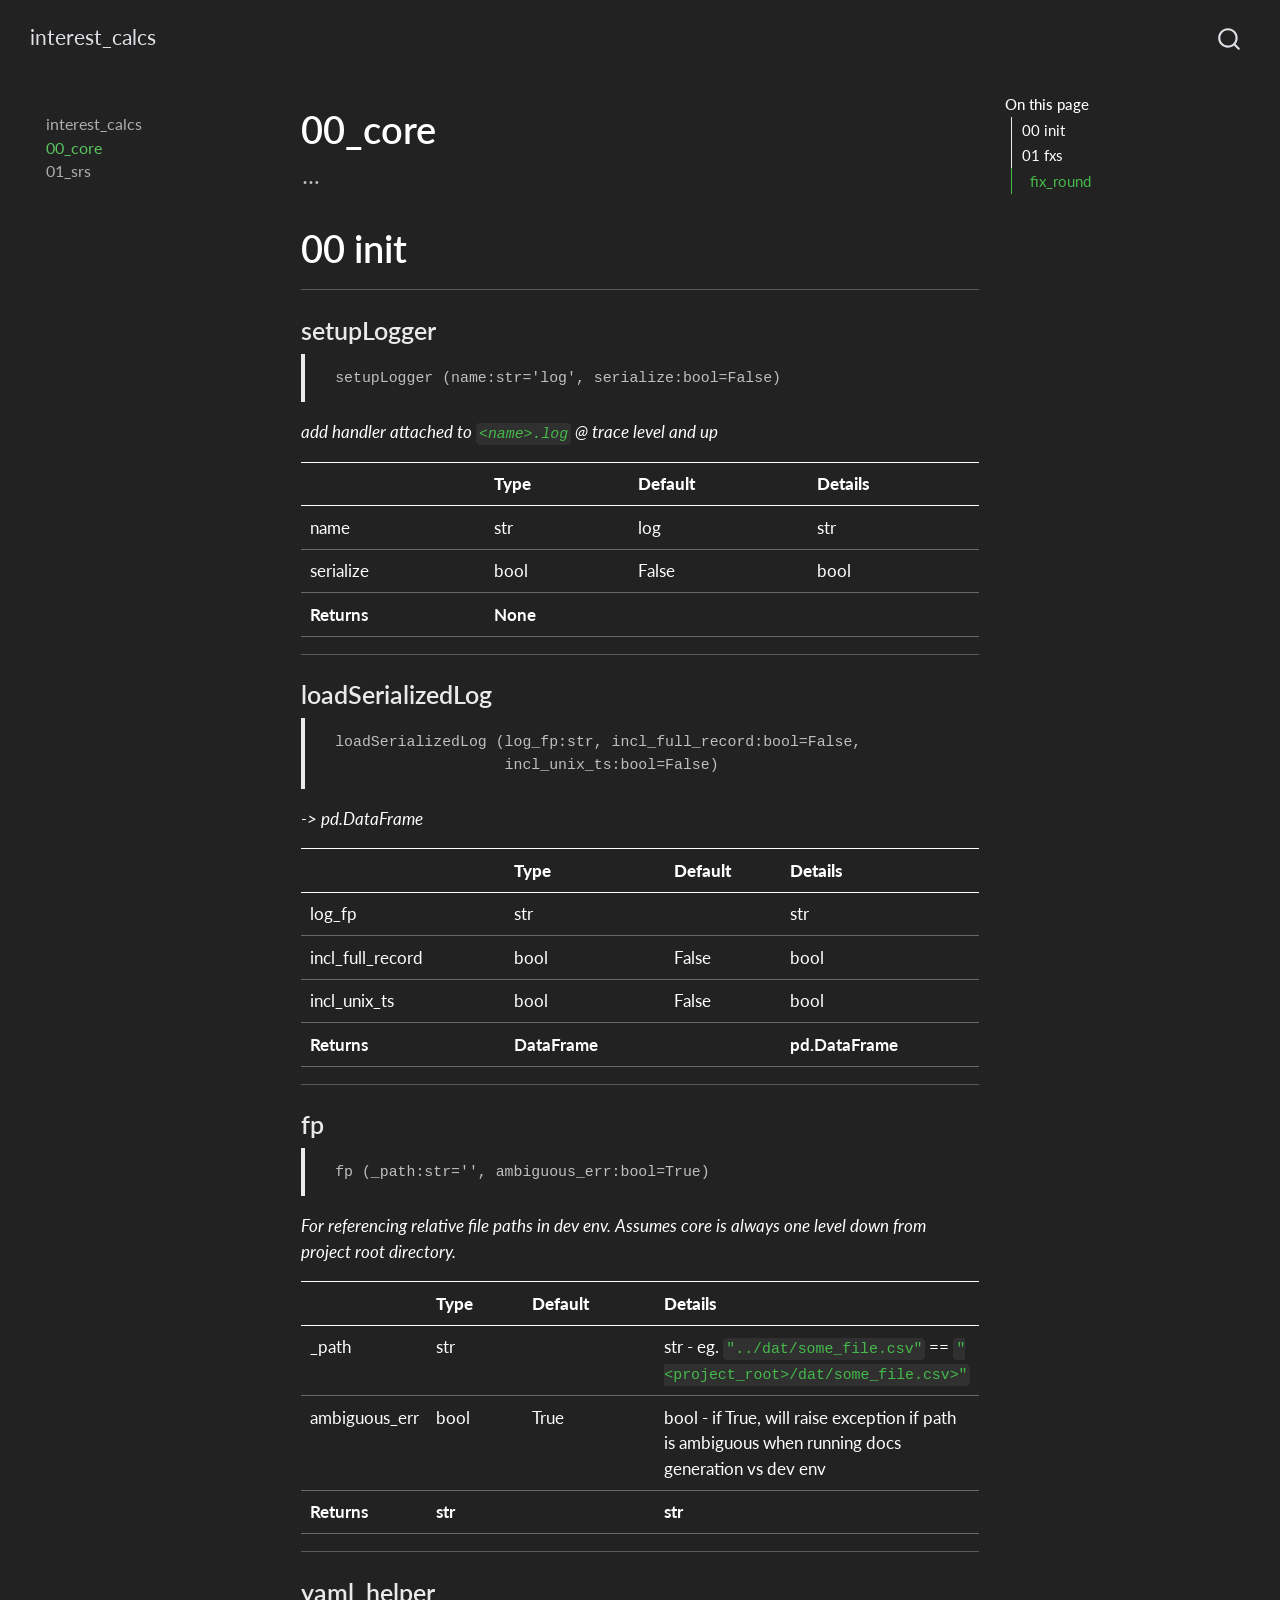
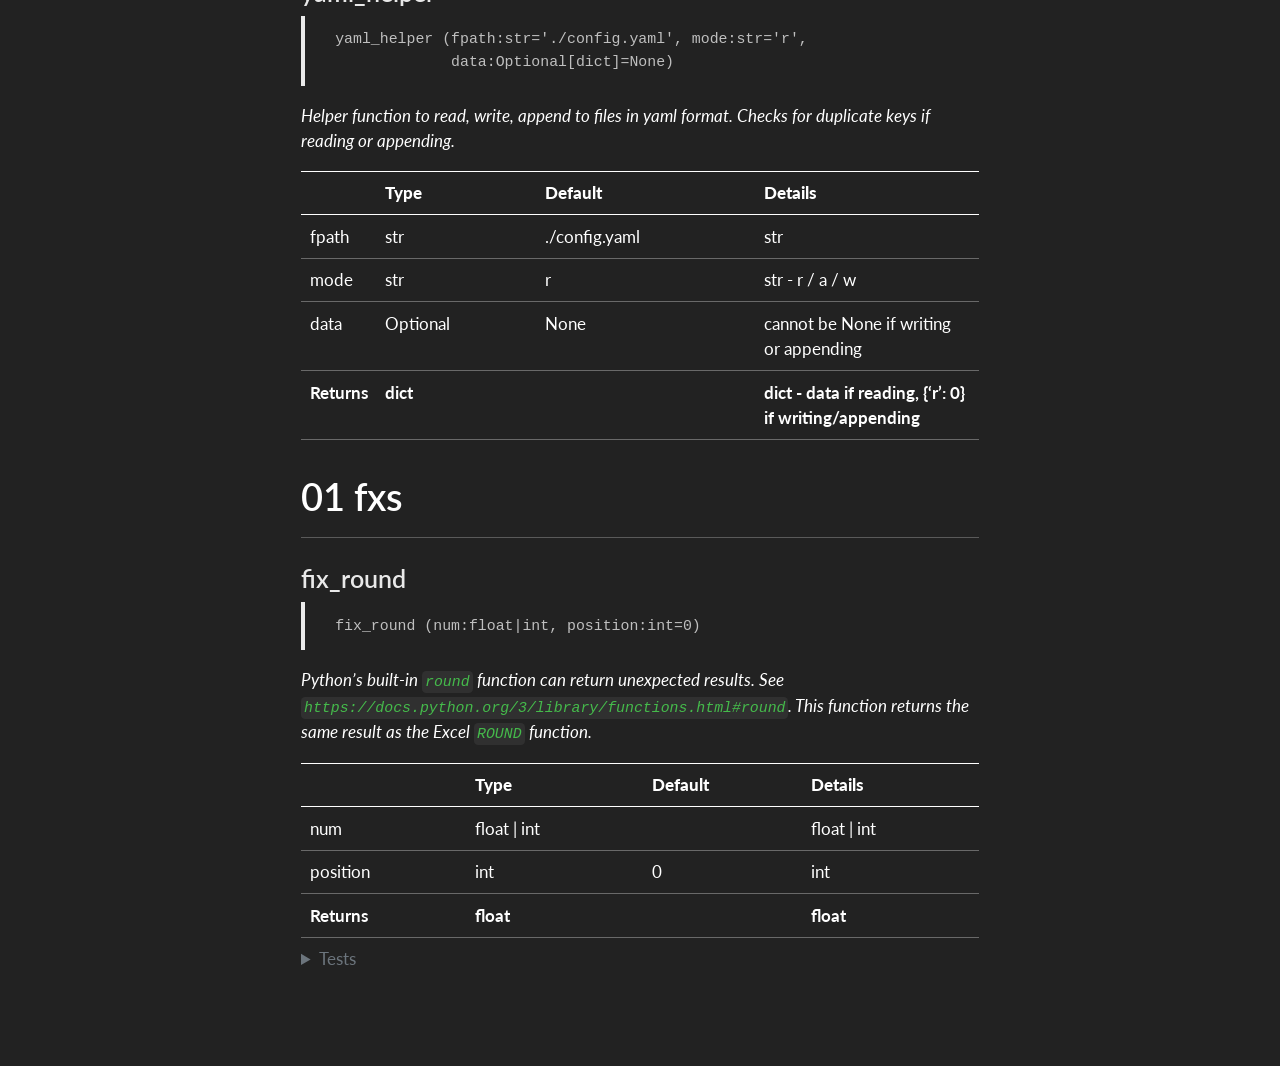
<file: docs/core.html>
<!DOCTYPE html>
<html xmlns="http://www.w3.org/1999/xhtml" lang="en" xml:lang="en"><head>

<meta charset="utf-8">
<meta name="generator" content="quarto-1.5.56">

<meta name="viewport" content="width=device-width, initial-scale=1.0, user-scalable=yes">

<meta name="description" content="…">

<title>00_core – interest_calcs</title>
<style>
code{white-space: pre-wrap;}
span.smallcaps{font-variant: small-caps;}
div.columns{display: flex; gap: min(4vw, 1.5em);}
div.column{flex: auto; overflow-x: auto;}
div.hanging-indent{margin-left: 1.5em; text-indent: -1.5em;}
ul.task-list{list-style: none;}
ul.task-list li input[type="checkbox"] {
  width: 0.8em;
  margin: 0 0.8em 0.2em -1em; /* quarto-specific, see https://github.com/quarto-dev/quarto-cli/issues/4556 */ 
  vertical-align: middle;
}
/* CSS for syntax highlighting */
pre > code.sourceCode { white-space: pre; position: relative; }
pre > code.sourceCode > span { line-height: 1.25; }
pre > code.sourceCode > span:empty { height: 1.2em; }
.sourceCode { overflow: visible; }
code.sourceCode > span { color: inherit; text-decoration: inherit; }
div.sourceCode { margin: 1em 0; }
pre.sourceCode { margin: 0; }
@media screen {
div.sourceCode { overflow: auto; }
}
@media print {
pre > code.sourceCode { white-space: pre-wrap; }
pre > code.sourceCode > span { display: inline-block; text-indent: -5em; padding-left: 5em; }
}
pre.numberSource code
  { counter-reset: source-line 0; }
pre.numberSource code > span
  { position: relative; left: -4em; counter-increment: source-line; }
pre.numberSource code > span > a:first-child::before
  { content: counter(source-line);
    position: relative; left: -1em; text-align: right; vertical-align: baseline;
    border: none; display: inline-block;
    -webkit-touch-callout: none; -webkit-user-select: none;
    -khtml-user-select: none; -moz-user-select: none;
    -ms-user-select: none; user-select: none;
    padding: 0 4px; width: 4em;
  }
pre.numberSource { margin-left: 3em;  padding-left: 4px; }
div.sourceCode
  {   }
@media screen {
pre > code.sourceCode > span > a:first-child::before { text-decoration: underline; }
}
</style>


<script src="site_libs/quarto-nav/quarto-nav.js"></script>
<script src="site_libs/quarto-nav/headroom.min.js"></script>
<script src="site_libs/clipboard/clipboard.min.js"></script>
<script src="site_libs/quarto-search/autocomplete.umd.js"></script>
<script src="site_libs/quarto-search/fuse.min.js"></script>
<script src="site_libs/quarto-search/quarto-search.js"></script>
<meta name="quarto:offset" content="./">
<script src="site_libs/quarto-html/quarto.js"></script>
<script src="site_libs/quarto-html/popper.min.js"></script>
<script src="site_libs/quarto-html/tippy.umd.min.js"></script>
<script src="site_libs/quarto-html/anchor.min.js"></script>
<link href="site_libs/quarto-html/tippy.css" rel="stylesheet">
<link href="site_libs/quarto-html/quarto-syntax-highlighting-dark.css" rel="stylesheet" id="quarto-text-highlighting-styles">
<script src="site_libs/bootstrap/bootstrap.min.js"></script>
<link href="site_libs/bootstrap/bootstrap-icons.css" rel="stylesheet">
<link href="site_libs/bootstrap/bootstrap.min.css" rel="stylesheet" id="quarto-bootstrap" data-mode="dark">
<script id="quarto-search-options" type="application/json">{
  "location": "navbar",
  "copy-button": false,
  "collapse-after": 3,
  "panel-placement": "end",
  "type": "overlay",
  "limit": 50,
  "keyboard-shortcut": [
    "f",
    "/",
    "s"
  ],
  "show-item-context": false,
  "language": {
    "search-no-results-text": "No results",
    "search-matching-documents-text": "matching documents",
    "search-copy-link-title": "Copy link to search",
    "search-hide-matches-text": "Hide additional matches",
    "search-more-match-text": "more match in this document",
    "search-more-matches-text": "more matches in this document",
    "search-clear-button-title": "Clear",
    "search-text-placeholder": "",
    "search-detached-cancel-button-title": "Cancel",
    "search-submit-button-title": "Submit",
    "search-label": "Search"
  }
}</script>


<link rel="stylesheet" href="styles.css">
<meta property="og:title" content="00_core – interest_calcs">
<meta property="og:description" content="…">
<meta property="og:site_name" content="interest_calcs">
<meta name="twitter:title" content="00_core – interest_calcs">
<meta name="twitter:description" content="…">
<meta name="twitter:card" content="summary">
</head>

<body class="nav-sidebar floating nav-fixed">

<div id="quarto-search-results"></div>
  <header id="quarto-header" class="headroom fixed-top">
    <nav class="navbar navbar-expand-lg " data-bs-theme="dark">
      <div class="navbar-container container-fluid">
      <div class="navbar-brand-container mx-auto">
    <a class="navbar-brand" href="./index.html">
    <span class="navbar-title">interest_calcs</span>
    </a>
  </div>
        <div class="quarto-navbar-tools tools-end">
</div>
          <div id="quarto-search" class="" title="Search"></div>
      </div> <!-- /container-fluid -->
    </nav>
  <nav class="quarto-secondary-nav">
    <div class="container-fluid d-flex">
      <button type="button" class="quarto-btn-toggle btn" data-bs-toggle="collapse" role="button" data-bs-target=".quarto-sidebar-collapse-item" aria-controls="quarto-sidebar" aria-expanded="false" aria-label="Toggle sidebar navigation" onclick="if (window.quartoToggleHeadroom) { window.quartoToggleHeadroom(); }">
        <i class="bi bi-layout-text-sidebar-reverse"></i>
      </button>
        <nav class="quarto-page-breadcrumbs" aria-label="breadcrumb"><ol class="breadcrumb"><li class="breadcrumb-item"><a href="./core.html">00_core</a></li></ol></nav>
        <a class="flex-grow-1" role="navigation" data-bs-toggle="collapse" data-bs-target=".quarto-sidebar-collapse-item" aria-controls="quarto-sidebar" aria-expanded="false" aria-label="Toggle sidebar navigation" onclick="if (window.quartoToggleHeadroom) { window.quartoToggleHeadroom(); }">      
        </a>
    </div>
  </nav>
</header>
<!-- content -->
<div id="quarto-content" class="quarto-container page-columns page-rows-contents page-layout-article page-navbar">
<!-- sidebar -->
  <nav id="quarto-sidebar" class="sidebar collapse collapse-horizontal quarto-sidebar-collapse-item sidebar-navigation floating overflow-auto">
    <div class="sidebar-menu-container"> 
    <ul class="list-unstyled mt-1">
        <li class="sidebar-item">
  <div class="sidebar-item-container"> 
  <a href="./index.html" class="sidebar-item-text sidebar-link">
 <span class="menu-text">interest_calcs</span></a>
  </div>
</li>
        <li class="sidebar-item">
  <div class="sidebar-item-container"> 
  <a href="./core.html" class="sidebar-item-text sidebar-link active">
 <span class="menu-text">00_core</span></a>
  </div>
</li>
        <li class="sidebar-item">
  <div class="sidebar-item-container"> 
  <a href="./srs.html" class="sidebar-item-text sidebar-link">
 <span class="menu-text">01_srs</span></a>
  </div>
</li>
    </ul>
    </div>
</nav>
<div id="quarto-sidebar-glass" class="quarto-sidebar-collapse-item" data-bs-toggle="collapse" data-bs-target=".quarto-sidebar-collapse-item"></div>
<!-- margin-sidebar -->
    <div id="quarto-margin-sidebar" class="sidebar margin-sidebar">
        <nav id="TOC" role="doc-toc" class="toc-active">
    <h2 id="toc-title">On this page</h2>
   
  <ul>
  <li><a href="#init" id="toc-init" class="nav-link active" data-scroll-target="#init">00 init</a>
  <ul class="collapse">
  <li><a href="#setuplogger" id="toc-setuplogger" class="nav-link" data-scroll-target="#setuplogger">setupLogger</a></li>
  <li><a href="#loadserializedlog" id="toc-loadserializedlog" class="nav-link" data-scroll-target="#loadserializedlog">loadSerializedLog</a></li>
  <li><a href="#fp" id="toc-fp" class="nav-link" data-scroll-target="#fp">fp</a></li>
  <li><a href="#yaml_helper" id="toc-yaml_helper" class="nav-link" data-scroll-target="#yaml_helper">yaml_helper</a></li>
  </ul></li>
  <li><a href="#fxs" id="toc-fxs" class="nav-link" data-scroll-target="#fxs">01 fxs</a>
  <ul class="collapse">
  <li><a href="#fix_round" id="toc-fix_round" class="nav-link" data-scroll-target="#fix_round">fix_round</a></li>
  </ul></li>
  </ul>
</nav>
    </div>
<!-- main -->
<main class="content" id="quarto-document-content">

<header id="title-block-header" class="quarto-title-block default">
<div class="quarto-title">
<h1 class="title">00_core</h1>
</div>

<div>
  <div class="description">
    …
  </div>
</div>


<div class="quarto-title-meta">

    
  
    
  </div>
  


</header>


<!-- ... -->
<section id="init" class="level1">
<h1>00 init</h1>
<hr>
<section id="setuplogger" class="level3">
<h3 class="anchored" data-anchor-id="setuplogger">setupLogger</h3>
<blockquote class="blockquote">
<pre><code> setupLogger (name:str='log', serialize:bool=False)</code></pre>
</blockquote>
<p><em>add handler attached to <code>&lt;name&gt;.log</code> @ trace level and up</em></p>
<table class="caption-top table">
<thead>
<tr class="header">
<th></th>
<th><strong>Type</strong></th>
<th><strong>Default</strong></th>
<th><strong>Details</strong></th>
</tr>
</thead>
<tbody>
<tr class="odd">
<td>name</td>
<td>str</td>
<td>log</td>
<td>str</td>
</tr>
<tr class="even">
<td>serialize</td>
<td>bool</td>
<td>False</td>
<td>bool</td>
</tr>
<tr class="odd">
<td><strong>Returns</strong></td>
<td><strong>None</strong></td>
<td></td>
<td></td>
</tr>
</tbody>
</table>
<hr>
</section>
<section id="loadserializedlog" class="level3">
<h3 class="anchored" data-anchor-id="loadserializedlog">loadSerializedLog</h3>
<blockquote class="blockquote">
<pre><code> loadSerializedLog (log_fp:str, incl_full_record:bool=False,
                    incl_unix_ts:bool=False)</code></pre>
</blockquote>
<p><em>-&gt; pd.DataFrame</em></p>
<table class="caption-top table">
<thead>
<tr class="header">
<th></th>
<th><strong>Type</strong></th>
<th><strong>Default</strong></th>
<th><strong>Details</strong></th>
</tr>
</thead>
<tbody>
<tr class="odd">
<td>log_fp</td>
<td>str</td>
<td></td>
<td>str</td>
</tr>
<tr class="even">
<td>incl_full_record</td>
<td>bool</td>
<td>False</td>
<td>bool</td>
</tr>
<tr class="odd">
<td>incl_unix_ts</td>
<td>bool</td>
<td>False</td>
<td>bool</td>
</tr>
<tr class="even">
<td><strong>Returns</strong></td>
<td><strong>DataFrame</strong></td>
<td></td>
<td><strong>pd.DataFrame</strong></td>
</tr>
</tbody>
</table>
<hr>
</section>
<section id="fp" class="level3">
<h3 class="anchored" data-anchor-id="fp">fp</h3>
<blockquote class="blockquote">
<pre><code> fp (_path:str='', ambiguous_err:bool=True)</code></pre>
</blockquote>
<p><em>For referencing relative file paths in dev env. Assumes core is always one level down from project root directory.</em></p>
<table class="caption-top table">
<colgroup>
<col style="width: 6%">
<col style="width: 25%">
<col style="width: 34%">
<col style="width: 34%">
</colgroup>
<thead>
<tr class="header">
<th></th>
<th><strong>Type</strong></th>
<th><strong>Default</strong></th>
<th><strong>Details</strong></th>
</tr>
</thead>
<tbody>
<tr class="odd">
<td>_path</td>
<td>str</td>
<td></td>
<td>str - eg. <code>"../dat/some_file.csv"</code> == <code>"&lt;project_root&gt;/dat/some_file.csv&gt;"</code></td>
</tr>
<tr class="even">
<td>ambiguous_err</td>
<td>bool</td>
<td>True</td>
<td>bool - if True, will raise exception if path is ambiguous when running docs generation vs dev env</td>
</tr>
<tr class="odd">
<td><strong>Returns</strong></td>
<td><strong>str</strong></td>
<td></td>
<td><strong>str</strong></td>
</tr>
</tbody>
</table>
<hr>
</section>
<section id="yaml_helper" class="level3">
<h3 class="anchored" data-anchor-id="yaml_helper">yaml_helper</h3>
<blockquote class="blockquote">
<pre><code> yaml_helper (fpath:str='./config.yaml', mode:str='r',
              data:Optional[dict]=None)</code></pre>
</blockquote>
<p><em>Helper function to read, write, append to files in yaml format. Checks for duplicate keys if reading or appending.</em></p>
<table class="caption-top table">
<colgroup>
<col style="width: 6%">
<col style="width: 25%">
<col style="width: 34%">
<col style="width: 34%">
</colgroup>
<thead>
<tr class="header">
<th></th>
<th><strong>Type</strong></th>
<th><strong>Default</strong></th>
<th><strong>Details</strong></th>
</tr>
</thead>
<tbody>
<tr class="odd">
<td>fpath</td>
<td>str</td>
<td>./config.yaml</td>
<td>str</td>
</tr>
<tr class="even">
<td>mode</td>
<td>str</td>
<td>r</td>
<td>str - r / a / w</td>
</tr>
<tr class="odd">
<td>data</td>
<td>Optional</td>
<td>None</td>
<td>cannot be None if writing or appending</td>
</tr>
<tr class="even">
<td><strong>Returns</strong></td>
<td><strong>dict</strong></td>
<td></td>
<td><strong>dict - data if reading, {‘r’: 0} if writing/appending</strong></td>
</tr>
</tbody>
</table>
</section>
</section>
<section id="fxs" class="level1">
<h1>01 fxs</h1>
<hr>
<section id="fix_round" class="level3">
<h3 class="anchored" data-anchor-id="fix_round">fix_round</h3>
<blockquote class="blockquote">
<pre><code> fix_round (num:float|int, position:int=0)</code></pre>
</blockquote>
<p><em>Python’s built-in <code>round</code> function can return unexpected results. See <code>https://docs.python.org/3/library/functions.html#round</code>. This function returns the same result as the Excel <code>ROUND</code> function.</em></p>
<table class="caption-top table">
<thead>
<tr class="header">
<th></th>
<th><strong>Type</strong></th>
<th><strong>Default</strong></th>
<th><strong>Details</strong></th>
</tr>
</thead>
<tbody>
<tr class="odd">
<td>num</td>
<td>float | int</td>
<td></td>
<td>float | int</td>
</tr>
<tr class="even">
<td>position</td>
<td>int</td>
<td>0</td>
<td>int</td>
</tr>
<tr class="odd">
<td><strong>Returns</strong></td>
<td><strong>float</strong></td>
<td></td>
<td><strong>float</strong></td>
</tr>
</tbody>
</table>
<div id="cell-9" class="cell">
<details class="code-fold">
<summary>Tests</summary>
<div class="sourceCode cell-code" id="cb6"><pre class="sourceCode python code-overflow-wrap code-with-copy"><code class="sourceCode python"><span id="cb6-1"><a href="#cb6-1" aria-hidden="true" tabindex="-1"></a><span class="cf">with</span> pytest.raises(<span class="pp">Exception</span>, match<span class="op">=</span><span class="st">"Invalid input"</span>):</span>
<span id="cb6-2"><a href="#cb6-2" aria-hidden="true" tabindex="-1"></a>    fix_round(<span class="st">"test"</span>, <span class="dv">123</span>)  <span class="co"># type: ignore</span></span>
<span id="cb6-3"><a href="#cb6-3" aria-hidden="true" tabindex="-1"></a></span>
<span id="cb6-4"><a href="#cb6-4" aria-hidden="true" tabindex="-1"></a><span class="cf">assert</span> <span class="bu">round</span>(<span class="fl">23.335</span>, <span class="dv">2</span>) <span class="op">==</span> <span class="fl">23.34</span></span>
<span id="cb6-5"><a href="#cb6-5" aria-hidden="true" tabindex="-1"></a><span class="cf">assert</span> <span class="bu">round</span>(<span class="fl">23.345</span>, <span class="dv">2</span>) <span class="op">==</span> <span class="fl">23.34</span></span>
<span id="cb6-6"><a href="#cb6-6" aria-hidden="true" tabindex="-1"></a><span class="cf">assert</span> fix_round(<span class="fl">23.345</span>, <span class="dv">2</span>) <span class="op">==</span> <span class="fl">23.35</span></span>
<span id="cb6-7"><a href="#cb6-7" aria-hidden="true" tabindex="-1"></a></span>
<span id="cb6-8"><a href="#cb6-8" aria-hidden="true" tabindex="-1"></a><span class="cf">assert</span> <span class="bu">round</span>(<span class="op">-</span><span class="fl">23.345</span>, <span class="dv">2</span>) <span class="op">==</span> <span class="op">-</span><span class="fl">23.34</span></span>
<span id="cb6-9"><a href="#cb6-9" aria-hidden="true" tabindex="-1"></a><span class="cf">assert</span> fix_round(<span class="op">-</span><span class="fl">23.345</span>, <span class="dv">2</span>) <span class="op">==</span> <span class="op">-</span><span class="fl">23.35</span></span>
<span id="cb6-10"><a href="#cb6-10" aria-hidden="true" tabindex="-1"></a></span>
<span id="cb6-11"><a href="#cb6-11" aria-hidden="true" tabindex="-1"></a><span class="cf">assert</span> fix_round(<span class="dv">1</span>, <span class="dv">2</span>) <span class="op">==</span> <span class="dv">1</span></span>
<span id="cb6-12"><a href="#cb6-12" aria-hidden="true" tabindex="-1"></a><span class="cf">assert</span> <span class="bu">isinstance</span>((fix_round(<span class="dv">1</span>, <span class="dv">2</span>)), <span class="bu">float</span>)</span>
<span id="cb6-13"><a href="#cb6-13" aria-hidden="true" tabindex="-1"></a></span>
<span id="cb6-14"><a href="#cb6-14" aria-hidden="true" tabindex="-1"></a><span class="cf">assert</span> fix_round(<span class="fl">1.0</span>, <span class="dv">2</span>) <span class="op">==</span> <span class="dv">1</span></span>
<span id="cb6-15"><a href="#cb6-15" aria-hidden="true" tabindex="-1"></a><span class="cf">assert</span> <span class="bu">isinstance</span>((fix_round(<span class="fl">1.0</span>, <span class="dv">2</span>)), <span class="bu">float</span>)</span>
<span id="cb6-16"><a href="#cb6-16" aria-hidden="true" tabindex="-1"></a></span>
<span id="cb6-17"><a href="#cb6-17" aria-hidden="true" tabindex="-1"></a><span class="cf">assert</span> <span class="bu">round</span>(<span class="fl">6789.2342335</span>, <span class="dv">6</span>) <span class="op">==</span> <span class="fl">6789.234234</span></span>
<span id="cb6-18"><a href="#cb6-18" aria-hidden="true" tabindex="-1"></a><span class="cf">assert</span> <span class="bu">round</span>(<span class="fl">6789.2342345</span>, <span class="dv">6</span>) <span class="op">==</span> <span class="fl">6789.234234</span></span>
<span id="cb6-19"><a href="#cb6-19" aria-hidden="true" tabindex="-1"></a><span class="cf">assert</span> fix_round(<span class="fl">6789.2342345</span>, <span class="dv">6</span>) <span class="op">==</span> <span class="fl">6789.234235</span></span>
<span id="cb6-20"><a href="#cb6-20" aria-hidden="true" tabindex="-1"></a></span>
<span id="cb6-21"><a href="#cb6-21" aria-hidden="true" tabindex="-1"></a><span class="cf">assert</span> <span class="bu">round</span>(<span class="op">-</span><span class="fl">6789.2342345</span>, <span class="dv">6</span>) <span class="op">==</span> <span class="op">-</span><span class="fl">6789.234234</span></span>
<span id="cb6-22"><a href="#cb6-22" aria-hidden="true" tabindex="-1"></a><span class="cf">assert</span> fix_round(<span class="op">-</span><span class="fl">6789.2342345</span>, <span class="dv">6</span>) <span class="op">==</span> <span class="op">-</span><span class="fl">6789.234235</span></span>
<span id="cb6-23"><a href="#cb6-23" aria-hidden="true" tabindex="-1"></a></span>
<span id="cb6-24"><a href="#cb6-24" aria-hidden="true" tabindex="-1"></a><span class="cf">assert</span> fix_round(<span class="fl">0.0</span>, <span class="dv">2</span>) <span class="op">==</span> <span class="fl">0.0</span></span>
<span id="cb6-25"><a href="#cb6-25" aria-hidden="true" tabindex="-1"></a><span class="cf">assert</span> fix_round(<span class="op">-</span><span class="fl">0.0</span>, <span class="dv">2</span>) <span class="op">==</span> <span class="fl">0.0</span></span></code><button title="Copy to Clipboard" class="code-copy-button"><i class="bi"></i></button></pre></div>
</details>
</div>


</section>
</section>

</main> <!-- /main -->
<script id="quarto-html-after-body" type="application/javascript">
window.document.addEventListener("DOMContentLoaded", function (event) {
  const toggleBodyColorMode = (bsSheetEl) => {
    const mode = bsSheetEl.getAttribute("data-mode");
    const bodyEl = window.document.querySelector("body");
    if (mode === "dark") {
      bodyEl.classList.add("quarto-dark");
      bodyEl.classList.remove("quarto-light");
    } else {
      bodyEl.classList.add("quarto-light");
      bodyEl.classList.remove("quarto-dark");
    }
  }
  const toggleBodyColorPrimary = () => {
    const bsSheetEl = window.document.querySelector("link#quarto-bootstrap");
    if (bsSheetEl) {
      toggleBodyColorMode(bsSheetEl);
    }
  }
  toggleBodyColorPrimary();  
  const icon = "";
  const anchorJS = new window.AnchorJS();
  anchorJS.options = {
    placement: 'right',
    icon: icon
  };
  anchorJS.add('.anchored');
  const isCodeAnnotation = (el) => {
    for (const clz of el.classList) {
      if (clz.startsWith('code-annotation-')) {                     
        return true;
      }
    }
    return false;
  }
  const onCopySuccess = function(e) {
    // button target
    const button = e.trigger;
    // don't keep focus
    button.blur();
    // flash "checked"
    button.classList.add('code-copy-button-checked');
    var currentTitle = button.getAttribute("title");
    button.setAttribute("title", "Copied!");
    let tooltip;
    if (window.bootstrap) {
      button.setAttribute("data-bs-toggle", "tooltip");
      button.setAttribute("data-bs-placement", "left");
      button.setAttribute("data-bs-title", "Copied!");
      tooltip = new bootstrap.Tooltip(button, 
        { trigger: "manual", 
          customClass: "code-copy-button-tooltip",
          offset: [0, -8]});
      tooltip.show();    
    }
    setTimeout(function() {
      if (tooltip) {
        tooltip.hide();
        button.removeAttribute("data-bs-title");
        button.removeAttribute("data-bs-toggle");
        button.removeAttribute("data-bs-placement");
      }
      button.setAttribute("title", currentTitle);
      button.classList.remove('code-copy-button-checked');
    }, 1000);
    // clear code selection
    e.clearSelection();
  }
  const getTextToCopy = function(trigger) {
      const codeEl = trigger.previousElementSibling.cloneNode(true);
      for (const childEl of codeEl.children) {
        if (isCodeAnnotation(childEl)) {
          childEl.remove();
        }
      }
      return codeEl.innerText;
  }
  const clipboard = new window.ClipboardJS('.code-copy-button:not([data-in-quarto-modal])', {
    text: getTextToCopy
  });
  clipboard.on('success', onCopySuccess);
  if (window.document.getElementById('quarto-embedded-source-code-modal')) {
    // For code content inside modals, clipBoardJS needs to be initialized with a container option
    // TODO: Check when it could be a function (https://github.com/zenorocha/clipboard.js/issues/860)
    const clipboardModal = new window.ClipboardJS('.code-copy-button[data-in-quarto-modal]', {
      text: getTextToCopy,
      container: window.document.getElementById('quarto-embedded-source-code-modal')
    });
    clipboardModal.on('success', onCopySuccess);
  }
    var localhostRegex = new RegExp(/^(?:http|https):\/\/localhost\:?[0-9]*\//);
    var mailtoRegex = new RegExp(/^mailto:/);
      var filterRegex = new RegExp("https:\/\/pyronone\.github\.io\/interest_calcs");
    var isInternal = (href) => {
        return filterRegex.test(href) || localhostRegex.test(href) || mailtoRegex.test(href);
    }
    // Inspect non-navigation links and adorn them if external
 	var links = window.document.querySelectorAll('a[href]:not(.nav-link):not(.navbar-brand):not(.toc-action):not(.sidebar-link):not(.sidebar-item-toggle):not(.pagination-link):not(.no-external):not([aria-hidden]):not(.dropdown-item):not(.quarto-navigation-tool):not(.about-link)');
    for (var i=0; i<links.length; i++) {
      const link = links[i];
      if (!isInternal(link.href)) {
        // undo the damage that might have been done by quarto-nav.js in the case of
        // links that we want to consider external
        if (link.dataset.originalHref !== undefined) {
          link.href = link.dataset.originalHref;
        }
      }
    }
  function tippyHover(el, contentFn, onTriggerFn, onUntriggerFn) {
    const config = {
      allowHTML: true,
      maxWidth: 500,
      delay: 100,
      arrow: false,
      appendTo: function(el) {
          return el.parentElement;
      },
      interactive: true,
      interactiveBorder: 10,
      theme: 'quarto',
      placement: 'bottom-start',
    };
    if (contentFn) {
      config.content = contentFn;
    }
    if (onTriggerFn) {
      config.onTrigger = onTriggerFn;
    }
    if (onUntriggerFn) {
      config.onUntrigger = onUntriggerFn;
    }
    window.tippy(el, config); 
  }
  const noterefs = window.document.querySelectorAll('a[role="doc-noteref"]');
  for (var i=0; i<noterefs.length; i++) {
    const ref = noterefs[i];
    tippyHover(ref, function() {
      // use id or data attribute instead here
      let href = ref.getAttribute('data-footnote-href') || ref.getAttribute('href');
      try { href = new URL(href).hash; } catch {}
      const id = href.replace(/^#\/?/, "");
      const note = window.document.getElementById(id);
      if (note) {
        return note.innerHTML;
      } else {
        return "";
      }
    });
  }
  const xrefs = window.document.querySelectorAll('a.quarto-xref');
  const processXRef = (id, note) => {
    // Strip column container classes
    const stripColumnClz = (el) => {
      el.classList.remove("page-full", "page-columns");
      if (el.children) {
        for (const child of el.children) {
          stripColumnClz(child);
        }
      }
    }
    stripColumnClz(note)
    if (id === null || id.startsWith('sec-')) {
      // Special case sections, only their first couple elements
      const container = document.createElement("div");
      if (note.children && note.children.length > 2) {
        container.appendChild(note.children[0].cloneNode(true));
        for (let i = 1; i < note.children.length; i++) {
          const child = note.children[i];
          if (child.tagName === "P" && child.innerText === "") {
            continue;
          } else {
            container.appendChild(child.cloneNode(true));
            break;
          }
        }
        if (window.Quarto?.typesetMath) {
          window.Quarto.typesetMath(container);
        }
        return container.innerHTML
      } else {
        if (window.Quarto?.typesetMath) {
          window.Quarto.typesetMath(note);
        }
        return note.innerHTML;
      }
    } else {
      // Remove any anchor links if they are present
      const anchorLink = note.querySelector('a.anchorjs-link');
      if (anchorLink) {
        anchorLink.remove();
      }
      if (window.Quarto?.typesetMath) {
        window.Quarto.typesetMath(note);
      }
      // TODO in 1.5, we should make sure this works without a callout special case
      if (note.classList.contains("callout")) {
        return note.outerHTML;
      } else {
        return note.innerHTML;
      }
    }
  }
  for (var i=0; i<xrefs.length; i++) {
    const xref = xrefs[i];
    tippyHover(xref, undefined, function(instance) {
      instance.disable();
      let url = xref.getAttribute('href');
      let hash = undefined; 
      if (url.startsWith('#')) {
        hash = url;
      } else {
        try { hash = new URL(url).hash; } catch {}
      }
      if (hash) {
        const id = hash.replace(/^#\/?/, "");
        const note = window.document.getElementById(id);
        if (note !== null) {
          try {
            const html = processXRef(id, note.cloneNode(true));
            instance.setContent(html);
          } finally {
            instance.enable();
            instance.show();
          }
        } else {
          // See if we can fetch this
          fetch(url.split('#')[0])
          .then(res => res.text())
          .then(html => {
            const parser = new DOMParser();
            const htmlDoc = parser.parseFromString(html, "text/html");
            const note = htmlDoc.getElementById(id);
            if (note !== null) {
              const html = processXRef(id, note);
              instance.setContent(html);
            } 
          }).finally(() => {
            instance.enable();
            instance.show();
          });
        }
      } else {
        // See if we can fetch a full url (with no hash to target)
        // This is a special case and we should probably do some content thinning / targeting
        fetch(url)
        .then(res => res.text())
        .then(html => {
          const parser = new DOMParser();
          const htmlDoc = parser.parseFromString(html, "text/html");
          const note = htmlDoc.querySelector('main.content');
          if (note !== null) {
            // This should only happen for chapter cross references
            // (since there is no id in the URL)
            // remove the first header
            if (note.children.length > 0 && note.children[0].tagName === "HEADER") {
              note.children[0].remove();
            }
            const html = processXRef(null, note);
            instance.setContent(html);
          } 
        }).finally(() => {
          instance.enable();
          instance.show();
        });
      }
    }, function(instance) {
    });
  }
      let selectedAnnoteEl;
      const selectorForAnnotation = ( cell, annotation) => {
        let cellAttr = 'data-code-cell="' + cell + '"';
        let lineAttr = 'data-code-annotation="' +  annotation + '"';
        const selector = 'span[' + cellAttr + '][' + lineAttr + ']';
        return selector;
      }
      const selectCodeLines = (annoteEl) => {
        const doc = window.document;
        const targetCell = annoteEl.getAttribute("data-target-cell");
        const targetAnnotation = annoteEl.getAttribute("data-target-annotation");
        const annoteSpan = window.document.querySelector(selectorForAnnotation(targetCell, targetAnnotation));
        const lines = annoteSpan.getAttribute("data-code-lines").split(",");
        const lineIds = lines.map((line) => {
          return targetCell + "-" + line;
        })
        let top = null;
        let height = null;
        let parent = null;
        if (lineIds.length > 0) {
            //compute the position of the single el (top and bottom and make a div)
            const el = window.document.getElementById(lineIds[0]);
            top = el.offsetTop;
            height = el.offsetHeight;
            parent = el.parentElement.parentElement;
          if (lineIds.length > 1) {
            const lastEl = window.document.getElementById(lineIds[lineIds.length - 1]);
            const bottom = lastEl.offsetTop + lastEl.offsetHeight;
            height = bottom - top;
          }
          if (top !== null && height !== null && parent !== null) {
            // cook up a div (if necessary) and position it 
            let div = window.document.getElementById("code-annotation-line-highlight");
            if (div === null) {
              div = window.document.createElement("div");
              div.setAttribute("id", "code-annotation-line-highlight");
              div.style.position = 'absolute';
              parent.appendChild(div);
            }
            div.style.top = top - 2 + "px";
            div.style.height = height + 4 + "px";
            div.style.left = 0;
            let gutterDiv = window.document.getElementById("code-annotation-line-highlight-gutter");
            if (gutterDiv === null) {
              gutterDiv = window.document.createElement("div");
              gutterDiv.setAttribute("id", "code-annotation-line-highlight-gutter");
              gutterDiv.style.position = 'absolute';
              const codeCell = window.document.getElementById(targetCell);
              const gutter = codeCell.querySelector('.code-annotation-gutter');
              gutter.appendChild(gutterDiv);
            }
            gutterDiv.style.top = top - 2 + "px";
            gutterDiv.style.height = height + 4 + "px";
          }
          selectedAnnoteEl = annoteEl;
        }
      };
      const unselectCodeLines = () => {
        const elementsIds = ["code-annotation-line-highlight", "code-annotation-line-highlight-gutter"];
        elementsIds.forEach((elId) => {
          const div = window.document.getElementById(elId);
          if (div) {
            div.remove();
          }
        });
        selectedAnnoteEl = undefined;
      };
        // Handle positioning of the toggle
    window.addEventListener(
      "resize",
      throttle(() => {
        elRect = undefined;
        if (selectedAnnoteEl) {
          selectCodeLines(selectedAnnoteEl);
        }
      }, 10)
    );
    function throttle(fn, ms) {
    let throttle = false;
    let timer;
      return (...args) => {
        if(!throttle) { // first call gets through
            fn.apply(this, args);
            throttle = true;
        } else { // all the others get throttled
            if(timer) clearTimeout(timer); // cancel #2
            timer = setTimeout(() => {
              fn.apply(this, args);
              timer = throttle = false;
            }, ms);
        }
      };
    }
      // Attach click handler to the DT
      const annoteDls = window.document.querySelectorAll('dt[data-target-cell]');
      for (const annoteDlNode of annoteDls) {
        annoteDlNode.addEventListener('click', (event) => {
          const clickedEl = event.target;
          if (clickedEl !== selectedAnnoteEl) {
            unselectCodeLines();
            const activeEl = window.document.querySelector('dt[data-target-cell].code-annotation-active');
            if (activeEl) {
              activeEl.classList.remove('code-annotation-active');
            }
            selectCodeLines(clickedEl);
            clickedEl.classList.add('code-annotation-active');
          } else {
            // Unselect the line
            unselectCodeLines();
            clickedEl.classList.remove('code-annotation-active');
          }
        });
      }
  const findCites = (el) => {
    const parentEl = el.parentElement;
    if (parentEl) {
      const cites = parentEl.dataset.cites;
      if (cites) {
        return {
          el,
          cites: cites.split(' ')
        };
      } else {
        return findCites(el.parentElement)
      }
    } else {
      return undefined;
    }
  };
  var bibliorefs = window.document.querySelectorAll('a[role="doc-biblioref"]');
  for (var i=0; i<bibliorefs.length; i++) {
    const ref = bibliorefs[i];
    const citeInfo = findCites(ref);
    if (citeInfo) {
      tippyHover(citeInfo.el, function() {
        var popup = window.document.createElement('div');
        citeInfo.cites.forEach(function(cite) {
          var citeDiv = window.document.createElement('div');
          citeDiv.classList.add('hanging-indent');
          citeDiv.classList.add('csl-entry');
          var biblioDiv = window.document.getElementById('ref-' + cite);
          if (biblioDiv) {
            citeDiv.innerHTML = biblioDiv.innerHTML;
          }
          popup.appendChild(citeDiv);
        });
        return popup.innerHTML;
      });
    }
  }
});
</script>
</div> <!-- /content -->




</body></html>
</file>
<file: docs/site_libs/quarto-html/tippy.css>
.tippy-box[data-animation=fade][data-state=hidden]{opacity:0}[data-tippy-root]{max-width:calc(100vw - 10px)}.tippy-box{position:relative;background-color:#333;color:#fff;border-radius:4px;font-size:14px;line-height:1.4;white-space:normal;outline:0;transition-property:transform,visibility,opacity}.tippy-box[data-placement^=top]>.tippy-arrow{bottom:0}.tippy-box[data-placement^=top]>.tippy-arrow:before{bottom:-7px;left:0;border-width:8px 8px 0;border-top-color:initial;transform-origin:center top}.tippy-box[data-placement^=bottom]>.tippy-arrow{top:0}.tippy-box[data-placement^=bottom]>.tippy-arrow:before{top:-7px;left:0;border-width:0 8px 8px;border-bottom-color:initial;transform-origin:center bottom}.tippy-box[data-placement^=left]>.tippy-arrow{right:0}.tippy-box[data-placement^=left]>.tippy-arrow:before{border-width:8px 0 8px 8px;border-left-color:initial;right:-7px;transform-origin:center left}.tippy-box[data-placement^=right]>.tippy-arrow{left:0}.tippy-box[data-placement^=right]>.tippy-arrow:before{left:-7px;border-width:8px 8px 8px 0;border-right-color:initial;transform-origin:center right}.tippy-box[data-inertia][data-state=visible]{transition-timing-function:cubic-bezier(.54,1.5,.38,1.11)}.tippy-arrow{width:16px;height:16px;color:#333}.tippy-arrow:before{content:"";position:absolute;border-color:transparent;border-style:solid}.tippy-content{position:relative;padding:5px 9px;z-index:1}
</file>
<file: docs/site_libs/quarto-html/quarto-syntax-highlighting-dark.css>
/* quarto syntax highlight colors */
:root {
  --quarto-hl-al-color: #e85848;
  --quarto-hl-an-color: #ad7fa8;
  --quarto-hl-at-color: #ad7fa8;
  --quarto-hl-bn-color: #edd400;
  --quarto-hl-bu-color: #729fcf;
  --quarto-hl-ch-color: #ce5c00;
  --quarto-hl-co-color: #30a100;
  --quarto-hl-cv-color: #ad7fa8;
  --quarto-hl-cn-color: #edd400;
  --quarto-hl-cf-color: #ffffff;
  --quarto-hl-dt-color: #508ed8;
  --quarto-hl-dv-color: #edd400;
  --quarto-hl-do-color: #4e9a06;
  --quarto-hl-er-color: #e85848;
  --quarto-hl-ex-color: #508ed8;
  --quarto-hl-fl-color: #ce5c00;
  --quarto-hl-fu-color: #729fcf;
  --quarto-hl-im-color: #ad7fa8;
  --quarto-hl-in-color: #c0a25f;
  --quarto-hl-kw-color: #ffffff;
  --quarto-hl-op-color: #eeeeec;
  --quarto-hl-pp-color: #ad7fa8;
  --quarto-hl-re-color: #508ed8;
  --quarto-hl-sc-color: #ce5c00;
  --quarto-hl-ss-color: #fce94f;
  --quarto-hl-st-color: #edd400;
  --quarto-hl-va-color: #ce5c00;
  --quarto-hl-vs-color: #c4a000;
  --quarto-hl-wa-color: #e85848;
}

/* other quarto variables */
:root {
  --quarto-font-monospace: SFMono-Regular, Menlo, Monaco, Consolas, "Liberation Mono", "Courier New", monospace;
}

code span.al {
  background-color: #451e1a;
  font-weight: bold;
  color: #e85848;
}

code span.an {
  color: #ad7fa8;
}

code span.at {
  color: #ad7fa8;
}

code span.bn {
  color: #edd400;
}

code span.bu {
  color: #729fcf;
}

code span.ch {
  color: #ce5c00;
}

code span.co {
  color: #30a100;
}

code span.cv {
  color: #ad7fa8;
}

code span.cn {
  font-weight: bold;
  color: #edd400;
}

code span.cf {
  font-weight: bold;
  color: #ffffff;
}

code span.dt {
  color: #508ed8;
}

code span.dv {
  color: #edd400;
}

code span.do {
  color: #4e9a06;
}

code span.er {
  color: #e85848;
  text-decoration: underline;
}

code span.ex {
  font-weight: bold;
  color: #508ed8;
}

code span.fl {
  color: #ce5c00;
}

code span.fu {
  font-weight: bold;
  color: #729fcf;
}

code span.im {
  color: #ad7fa8;
}

code span.in {
  color: #c0a25f;
}

code span.kw {
  font-weight: bold;
  color: #ffffff;
}

pre > code.sourceCode > span {
  color: #d3d7c1;
}

code span {
  color: #d3d7c1;
}

code.sourceCode > span {
  color: #d3d7c1;
}

div.sourceCode,
div.sourceCode pre.sourceCode {
  color: #d3d7c1;
}

code span.op {
  color: #eeeeec;
}

code span.pp {
  color: #ad7fa8;
}

code span.re {
  background-color: #1c2c3f;
  color: #508ed8;
}

code span.sc {
  color: #ce5c00;
}

code span.ss {
  color: #fce94f;
}

code span.st {
  color: #edd400;
}

code span.va {
  color: #ce5c00;
}

code span.vs {
  color: #c4a000;
}

code span.wa {
  color: #e85848;
}

.prevent-inlining {
  content: "</";
}

/*# sourceMappingURL=935a306eefa94366c21e1a970dddb765.css.map */
</file>
<file: docs/styles.css>
h1{
  font-size: 2.25rem;
}

tbody{
  border-color: DimGray;
}

.cell {
  margin-bottom: 1rem;
}

.cell > .sourceCode {
  margin-bottom: 0;
}

.cell-output > pre {
  margin-bottom: 0;
}

.cell-output > pre, .cell-output > .sourceCode > pre, .cell-output-stdout > pre {
  margin-left: 0.8rem;
  margin-top: 0;
  background: none;
  border-left: 2px solid lightsalmon;
  border-top-left-radius: 0;
  border-top-right-radius: 0;
}

.cell-output > .sourceCode {
  border: none;
}

.cell-output > .sourceCode {
  background: none;
  margin-top: 0;
}

div.description {
  padding-left: 2px;
  padding-top: 5px;
  font-style: italic;
  font-size: 135%;
  opacity: 70%;
}
</file>
